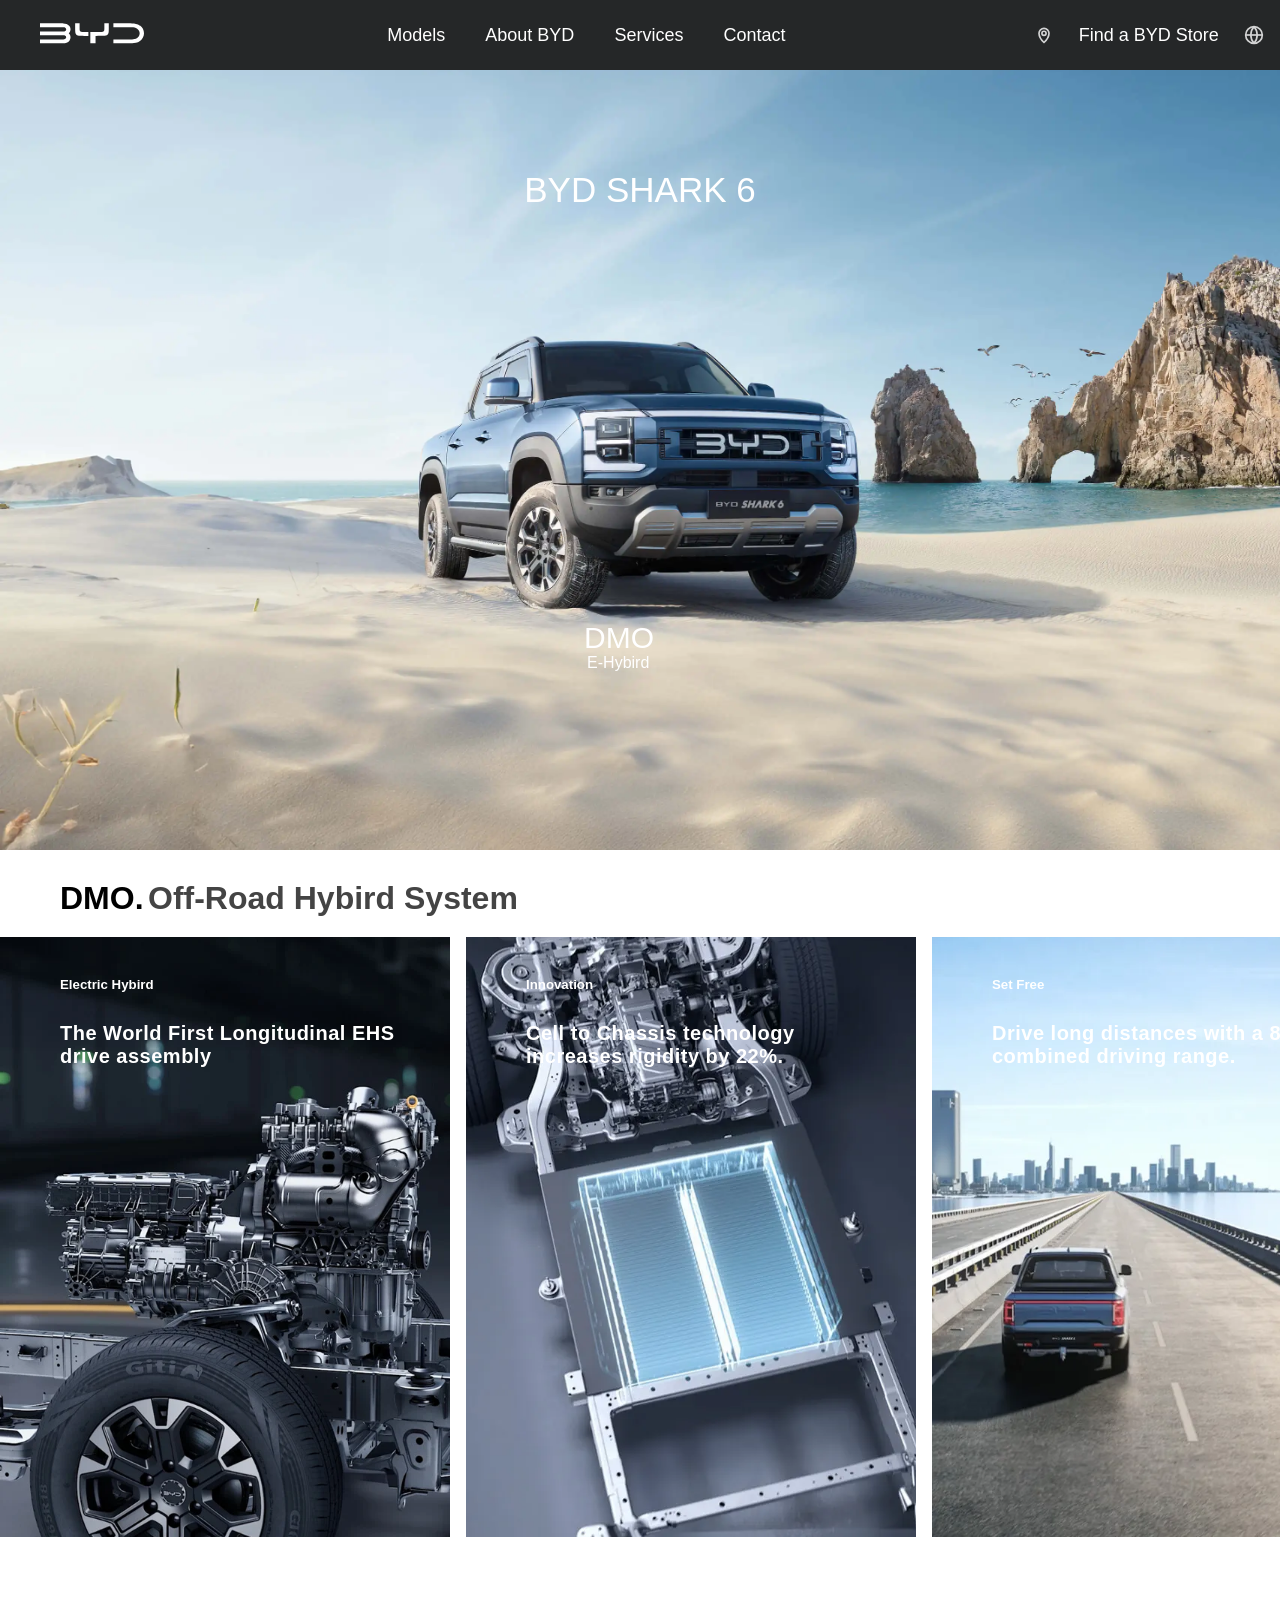
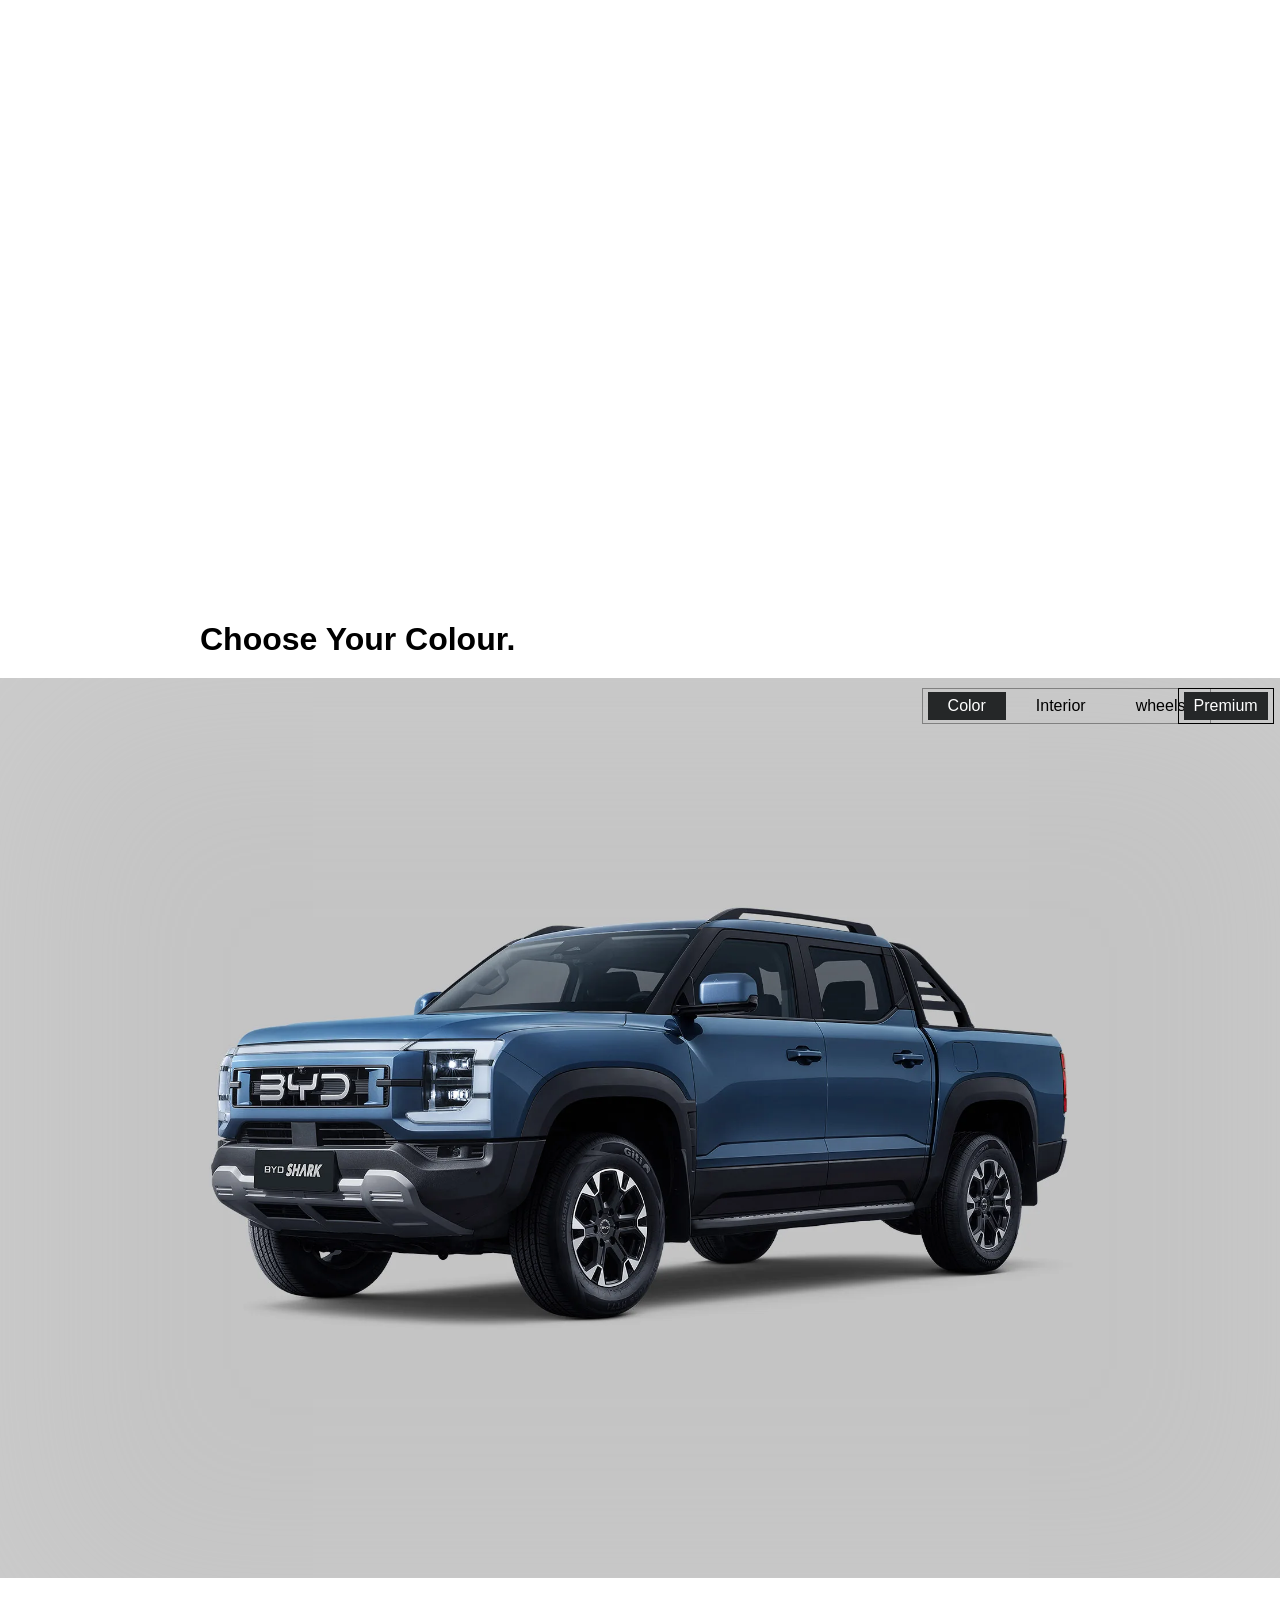
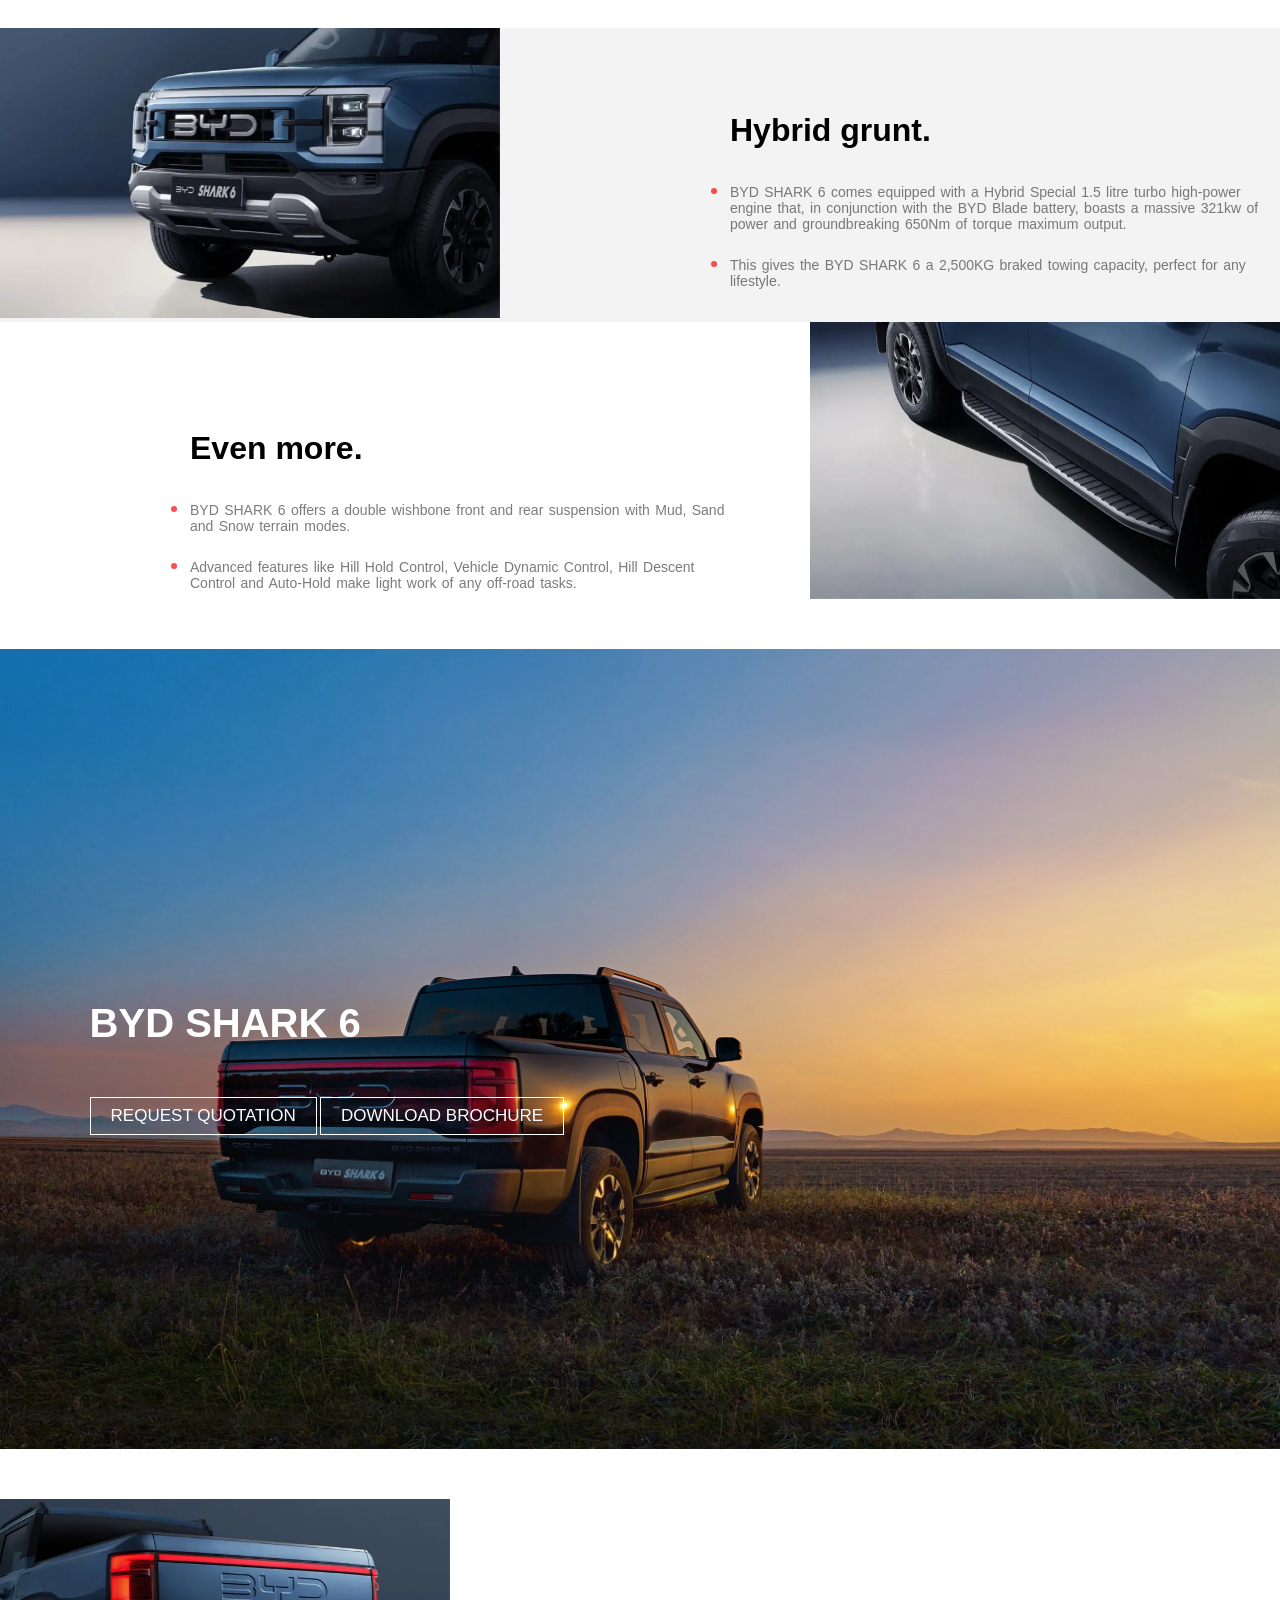
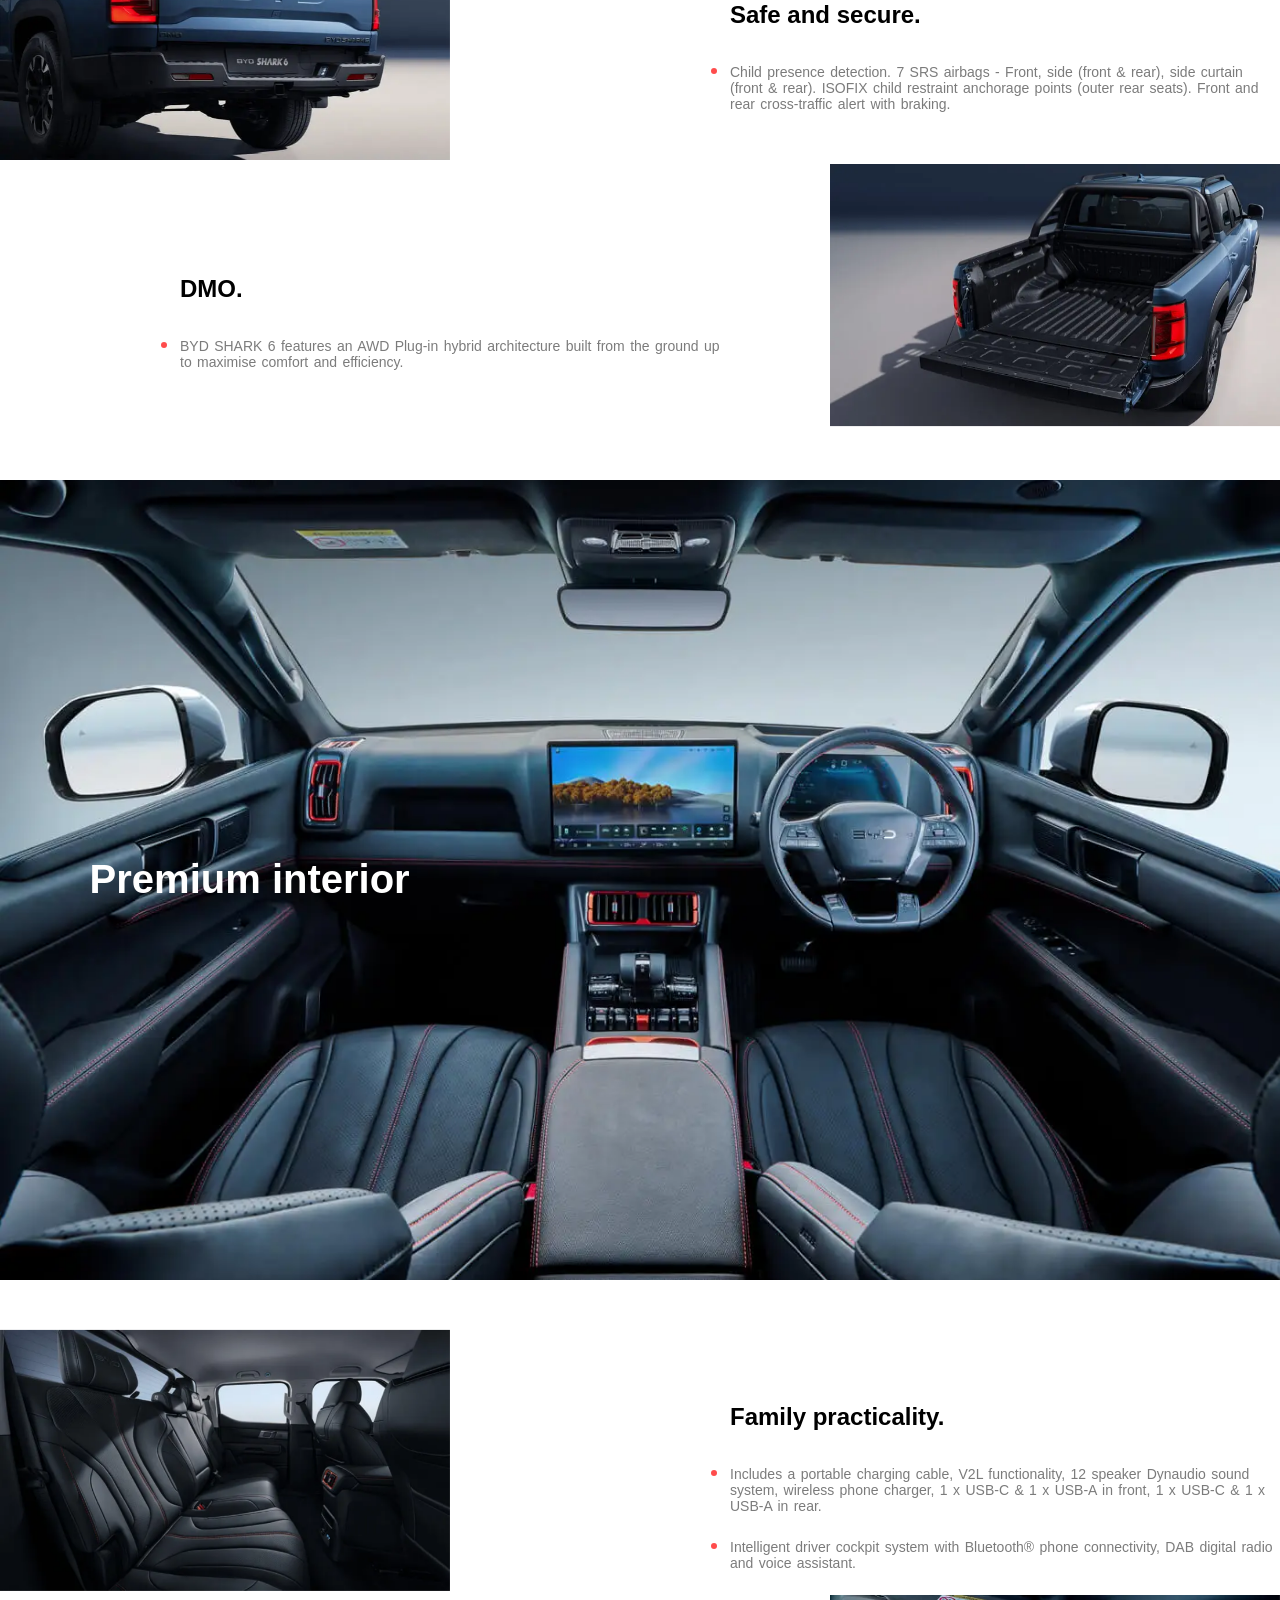
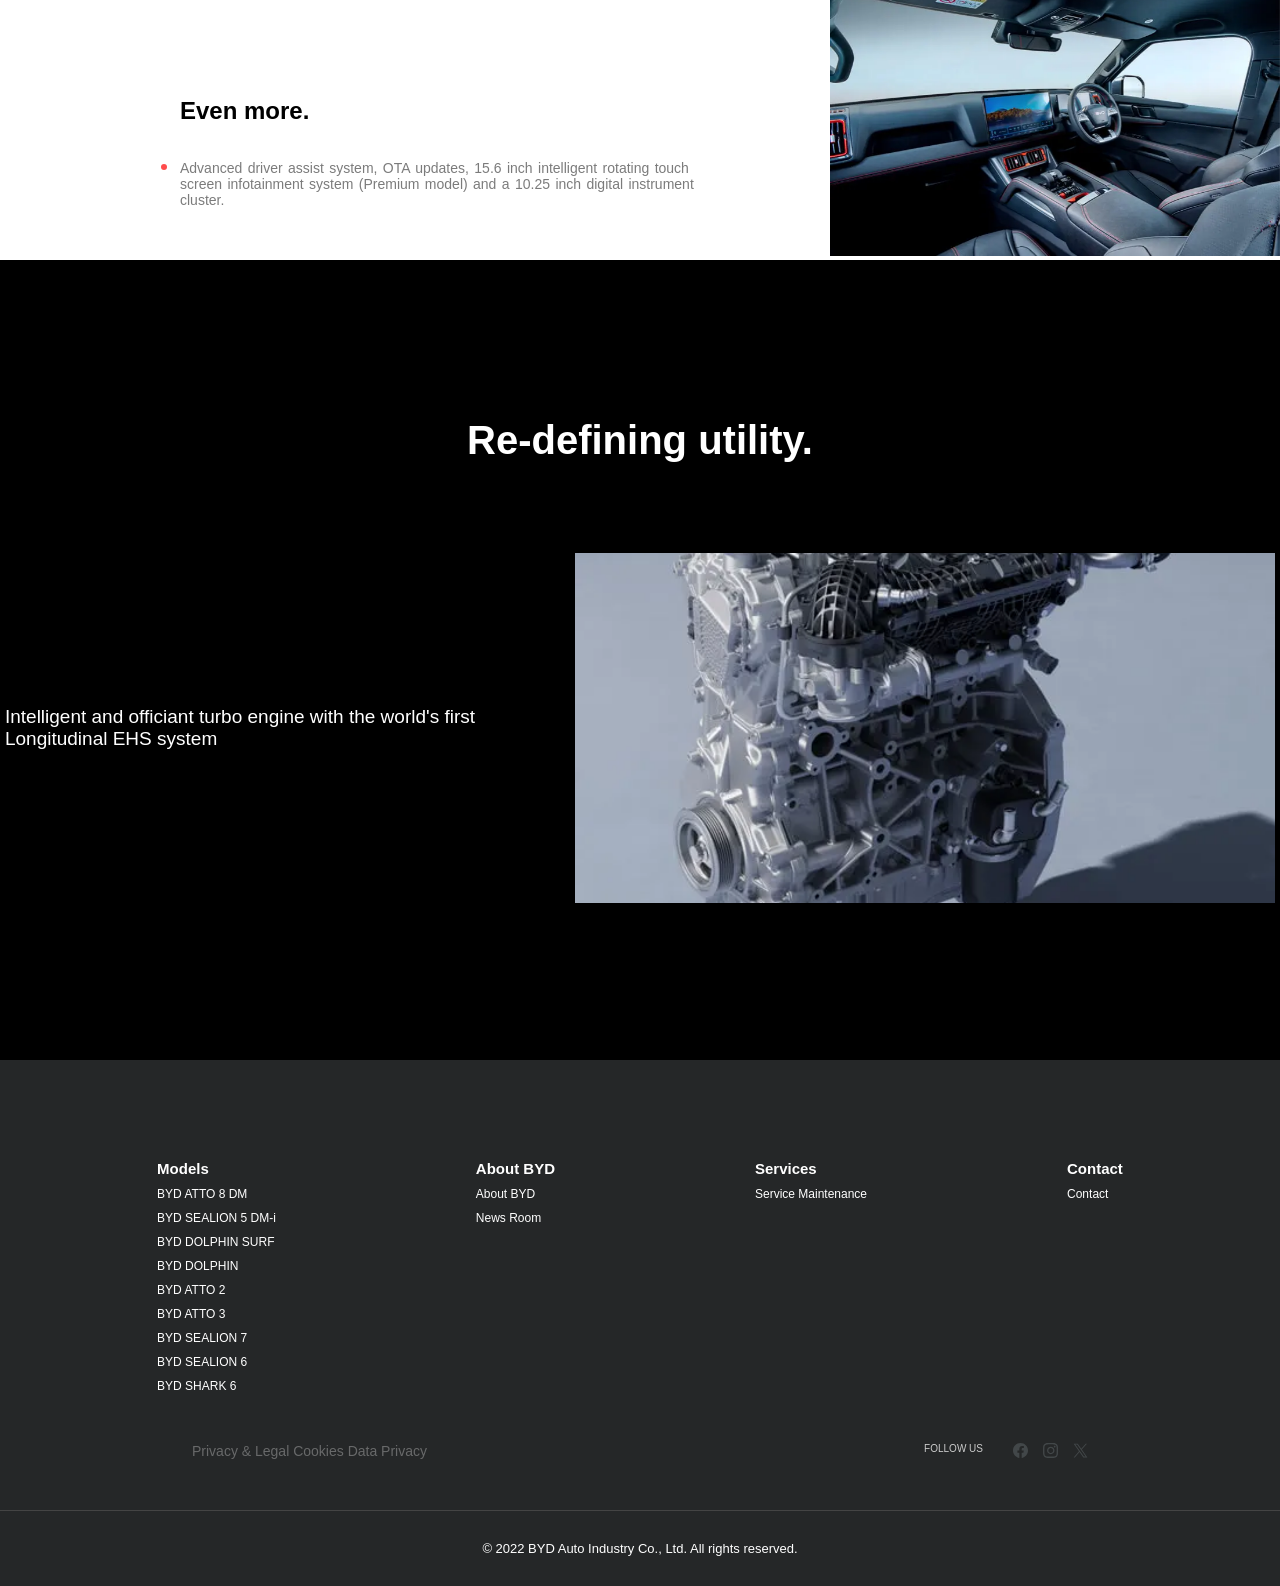
<file: index.html>
<!DOCTYPE html>
<html lang="en">
<head>
    <meta charset="UTF-8">
    <meta name="viewport" content="width=device-width, initial-scale=1.0">
    <title>BYD SHARK</title>
    <link rel="stylesheet" href="https://cdnjs.cloudflare.com/ajax/libs/font-awesome/6.7.2/css/all.min.css">
    <link rel="stylesheet" href="index.css">
</head>
<body>
    <nav>
        <div class="logo">
             <img src="./logo.svg" alt="">
        </div>

        <ul>
            <li><a href="#">Models</a></li>
            <li><a href="#">About BYD</a></li>
            <li><a href="#">Services</a></li>
            <li><a href="#">Contact</a></li>
        </ul>

        <div class="right-nav">

                <svg class="icon" viewBox="0 0 24 24" fill="none"
     stroke="currentColor" stroke-width="2">
    <path d="M12 21s-6-5.33-6-11a6 6 0 1 1 12 0c0 5.67-6 11-6 11z"/>
    <circle cx="12" cy="10" r="2.5"/>
</svg>


            <p>Find a BYD Store</p>


                <svg class="icon" viewBox="0 0 24 24" fill="none"
     stroke="currentColor" stroke-width="2">
    <circle cx="12" cy="12" r="10"/>
    <line x1="2" y1="12" x2="22" y2="12"/>
    <path d="M12 2a15 15 0 0 1 0 20"/>
    <path d="M12 2a15 15 0 0 0 0 20"/>
</svg>




            </div>

    </nav>


    <section class="hero">
        <p class="hero-heading">
            BYD SHARK 6
        </p>

        <p class="DMO">
            DMO
        </p>

        <div class="hero-hybird">
            E-Hybird
        </div>
    </section>


    <h1 class="black">DMO.</h1>
    <h1 class="gray">Off-Road Hybird System</h1>


    <section class="scroll-card-section">
        <div class="carousel">

            <div class="scroll-card card-1">
                <div class="card-text">
                    <h5>Electric Hybird</h5>
                    <p>The World First Longitudinal EHS drive assembly</p>
                </div>
            </div>

            <div class="scroll-card card-2">
                <div class="card-text">
                    <h5>Innovation</h5>
                    <p>Cell to Chassis technology increases rigidity by 22%.</p>
                </div>
            </div>

            <div class="scroll-card card-3">
                <div class="card-text">
                    <h5>Set Free</h5>
                    <p>Drive long distances with a 800km combined driving range.</p>
                </div>
            </div>

            <div class="scroll-card card-4">
                <div class="card-text">
                    <h5>Off-road chassis</h5>
                    <p>High-integrated high-performance off-road chassis.</p>
                </div>
            </div>
            
            <div class="scroll-card card-5">
                <div class="card-text">
                    <h5>Underbody Protection</h5>
                    <p>High-strength steel underbody protection plate.</p>
                </div>
            </div>

            <div class="scroll-card card-6">
                <div class="card-text">
                    <h5>Improved Vehicle Stability</h5>
                    <p>Long-travel double-wishbone suspension stabilises SHARK 6 around corners.</p>
                </div>
            </div>

            <div class="scroll-card card-7">
                <div class="card-text">
                    <h5>Multi-terrain Modes</h5>
                    <p>Intelligent Gravel, Mud and Sand terrain modes to tackle all terrains.</p>
                </div>
            </div>

            <div class="scroll-card card-8">
                <div class="card-text">
                    <h5>Intelligent Power Brake</h5>
                    <p>Faster and more precise braking. Comfort Stop (CST) function provides a smoother driving and riding experience.</p>
                </div>
            </div>

        </div>
    </section>

    <section class="video-section">
        <video src="./shark-6-promo.mp4" autoplay loop muted></video>
    </section>

    <h1 class="color-heading">Choose Your Colour.</h1>

    <section class="Vehicle-color-section">


            <input type="radio" name="button" id="btn1" checked>
            <input type="radio" name="button" id="btn2">
            <input type="radio" name="button" id="btn3">

            <div class="image-div">
                
            </div>

            <div class="btn-section">
                    <label for="btn1" id="btn">Color</label>
                    <label for="btn2" id="btnn">Interior</label>
                    <label for="btn3" id="btn0">wheels</label>
                </div>

                <div class="Premium">
                    <a href="#">Premium</a>
                </div>

    </section>


    <sectioni class="split-section">
        <div class="first-split">
            <div class="split-image right">
                <img src="./BYD front image" alt="">
            </div>

            <div class="split-text">
                <h1>Hybrid grunt.</h1>

                <ul>

                <li>BYD SHARK 6 comes equipped with a Hybrid Special 1.5 litre turbo high-power engine that, in conjunction with the BYD Blade battery, boasts a massive 321kw of power and groundbreaking 650Nm of torque maximum output.</li>

                <li>This gives the BYD SHARK 6 a 2,500KG braked towing capacity, perfect for any lifestyle.</li>
                </ul>
            </div>
        </div>

        <div class="second-split">
            <div class="split-text">
                <h1>Even more.</h1>

                <ul>
                    <li>BYD SHARK 6 offers a double wishbone front and rear suspension with Mud, Sand and Snow terrain modes.</li>

                    <li>
                        Advanced features like Hill Hold Control, Vehicle Dynamic Control, Hill Descent Control and Auto-Hold make light work of any off-road tasks.
                    </li>
                </ul>
            </div>

            <div class="split-image">
                <img src="./BYD running image" alt="">
            </div>
        </div>
    </section>

    <section class="download-and-request-section">
        <h1>BYD SHARK 6</h1>
        <button class="request-btn">REQUEST QUOTATION</button>
        <button class="download-btn">DOWNLOAD BROCHURE</button>
    </section>

    <section class="third-split">
        <div class="split-image">
            <img src="./BYD back image.webp" alt="">
        </div>

        <div class="split-text">
            <h1>Safe and secure.</h1>

            <ul>
            <li>Child presence detection. 7 SRS airbags - Front, side (front & rear), side curtain (front & rear). ISOFIX child restraint anchorage points (outer rear seats). Front and rear cross-traffic alert with braking.</li>
            </ul>
        </div>
    </section>

    <section class="fourth-split">
        <div class="split-text">
            <h1>DMO.</h1>

            <ul>
                <li>BYD SHARK 6 features an AWD Plug-in hybrid architecture built from the ground up to maximise comfort and efficiency.</li>
            </ul>
        </div>

        <div class="split-image">
            <img src="./BYD back image 1.webp" alt="">
        </div>
    </section>


    <section class="premium-interior">
        <h1>Premium interior</h1>
    </section>

    <section class="fifth-split">
        <div class="split-image">
            <img src="./BYD seats image.webp" alt="">
        </div>

        <div class="split-text">
            <h1>Family practicality.</h1>

            <ul>
                <li>Includes a portable charging cable, V2L functionality, 12 speaker Dynaudio sound system, wireless phone charger, 1 x USB-C & 1 x USB-A in front, 1 x USB-C & 1 x USB-A in rear.</li>
                <li>Intelligent driver cockpit system with Bluetooth® phone connectivity, DAB digital radio and voice assistant.</li>
            </ul>
        </div>
    </section>

    <section class="sixth-split">
        <div class="split-text">
            <h1>Even more.</h1>

            <ul>
                <li>Advanced driver assist system, OTA updates, 15.6 inch intelligent rotating touch screen infotainment system (Premium model) and a 10.25 inch digital instrument cluster.</li>
            </ul>
        </div>

        <div class="split-image">
            <img src="./BYD inside image.webp" alt="">
        </div>
    </section>

    <section class="split-slide">
        <h1>Re-defining utility.</h1>

        <div class="slide-section">
            <div class="slide-card" id="1">
        <p>Intelligent and officiant turbo engine with the world's first <br>Longitudinal EHS system</p>

        <div id="image1"></div>
        </div>

        <div class="slide-card" id="2">
        <p>Intelligent and officiant turbo engine with the world's first <br>Longitudinal EHS system</p>

        <div id="image2"></div>
        </div>

        <div class="slide-card" id="3">
        <p>Intelligent and officiant turbo engine with the world's first <br>Longitudinal EHS system</p>

        <div id="image3"></div>
        </div>

        <div class="slide-card" id="4">
        <p>Intelligent and officiant turbo engine with the world's first <br>Longitudinal EHS system</p>

        <div id="image4"></div>
        </div>

        </div>
    </section>


    <section class="last-section">
        <div class="about">
        <ul>
            <li><h5>Models</h5></li>
            <li><a href="#">BYD ATTO 8 DM</a></li>
            <li><a href="#">BYD SEALION 5 DM-i</a></li>
            <li><a href="#">BYD DOLPHIN SURF</a></li>
            <li><a href="#">BYD DOLPHIN</a></li>
            <li><a href="#">BYD ATTO 2</a></li>
            <li><a href="#">BYD ATTO 3</a></li>
            <li><a href="#">BYD SEALION 7</a></li>
            <li><a href="#">BYD SEALION 6</a></li>
            <li><a href="#">BYD SHARK 6</a></li>
        </ul>
        <ul>
            <li><h5>About BYD</h5></li>
            <li><a href="#" class="small">About BYD</a></li>
            <li><a href="#" class="small">News Room</a></li>
        </ul>
        <ul>
            <li><h5>Services</h5></li>
            <li><a href="#" class="small">Service Maintenance</a></li>
        </ul>
        <ul>
            <li><h5>Contact</h5></li>
            <li><a href="#" class="small">Contact</a></li>
        </ul>
        </div>

        <div class="last-div">
            <div class="privacy">
                Privacy & Legal Cookies Data Privacy
            </div>
            <div class="follow">
                FOLLOW US

                <div class="last-icon">
                <img src="./facebook.svg" alt="">
                <img src="./ins.svg" alt="">
                <img src="./twitter.svg" alt="">
            </div>
            </div>
        </div>
        
    </section>

    <footer>
        ©️ 2022 BYD Auto Industry Co., Ltd. All rights reserved.
    </footer>

</body>
</html>
</file>
<file: index.css>
*{
    margin: 0;
    padding: 0;
    font-family: Arial, Helvetica, sans-serif;
}

body{
    position: relative;
    overflow-x: hidden ;
}

nav{
    width: 96%;
    display: flex;
    height: 50px;
    align-items: center;
    justify-content: space-between;
    background-color:#252728 ;
    padding-block: 10px;
    padding-inline:40px 30px ;
    position: fixed;
    z-index: 10000;
}

nav ul{
    font-size: 18px;
    display: flex;
    gap: 40px;
    list-style-type: none;
}

nav ul li{
    position: relative;
}

nav ul li::after{
    content: '';
    position: absolute;
    left: 0;
    bottom: -5px;
    right: 0;
    width: 0;
    height: 3px;
    background-color: white;
    transition: 0.3s;
}

nav ul li:hover::after{
    width: 100%;
}

nav ul a{
    color: white;
    text-decoration:none;
}

.right-nav{
    display: flex;
    gap: 20px;
    color: white;
    font-size: 18px;
}
svg{
    color: white;
    width: 30px;
    height: 20px;
    opacity: 0.8;
    background-color: transparent;
}

/* hero */

.hero{
    width: 100%;
    height: 850px;
    background-image: url(./shark\ hero\ image\ 1.webp);
    background-position: center;
    background-size: cover;
    background-repeat: no-repeat;
    position: relative;

}

.hero-heading{
    position: absolute;
    top: 20%;
    left: 50%;
    transform: translatex(-50%);
    font-size: 35px;
    color: white;
}

.DMO{
    position: absolute;
    top: 75%;
    left: 50%;
    transform: translate(-80%,-50%);
    font-size: 30px;
    color: white;
}

.hero-hybird{
    position: absolute;
    top: 78%;
    left: 50%;
    transform: translate(-85% ,-50%);
    color: white;
}

/* scroll section */
.black{
    margin-left: 60px;
        margin-top: 30px;
    display: inline-block;
}
.gray{
    color: #444;
    display: inline-block;
}

.scroll-card-section{
    width: 100%;
    display: flex;
    overflow-x: auto;
    scroll-behavior: smooth;
    scroll-snap-type: x mandatory;
}

.carousel{
    margin-top: 20px;
    display: flex;
    gap: 1em;
}

.scroll-card-section::-webkit-scrollbar{
    display: none;
}

.scroll-card-section::scroll-button(right) , .scroll-card-section::scroll-button(left){
    content: '❯';
    width: 40px;
    height: 40px;
    border-radius: 50%;
    background-color: blueviolet;
    font-size: 25px;
    font-weight: weight;
    margin-top: 20px;
    border: none;
    outline: none;
}

.scroll-card-section::scroll-button(left){
    content: '❮';
    margin-left: 1450px;
}

.scroll-card{
    width: 450px;
    height: 600px;
    background-color: #001240;
    scroll-snap-align: start;
}

.scroll-card h5{
    padding-top: 40px;
    margin-left: 60px;
    color: white;

}

.scroll-card p{
    width: 360px;
    margin-top: 30px;
    margin-left: 60px;
    color: white;
    font-size: 20px;
    font-weight: bold;
    letter-spacing: 0.5px;
}

.card-1{
    background-image: url(./shark\ image\ 5);
    background-size: cover;
    background-position: center;
    background-repeat: no-repeat;
}

.card-2{
    background-image: url(./shark\ image\ 3);
    background-size: cover;
    background-position: center;
    background-repeat: no-repeat;
}
.card-3{
    background-image: url(./shark\ image\ 7);
    background-size: cover;
    background-position: center;
    background-repeat: no-repeat;
}
.card-4{
    background-image: url(./shark\ image\ 2);
    background-size: cover;
    background-position: center;
    background-repeat: no-repeat;
}
.card-5{
    background-image: url(./shark\ image\ 9);
    background-size: cover;
    background-position: center;
    background-repeat: no-repeat;
}
.card-6{
    background-image: url(./shark\ image\ 10);
    background-size: cover;
    background-position: center;
    background-repeat: no-repeat;
}
.card-7{
    background-image: url(./shark\ image\ 4);
    background-size: cover;
    background-position: center;
    background-repeat: no-repeat;
}
.card-8{
    background-image:url(./shark\ image\ 1);
    background-size: cover;
    background-position: center;
    background-repeat: no-repeat;
}

.video-section{
    width: 100%;
    height: inherit;
}
video{
    width: 100%;
}

.color-heading{
    margin-top: 40px;
    margin-bottom: 20px;
    margin-left: 200px;
}

.Vehicle-color-section{
    width: 100%;
    position: relative;
}

.image-div{
    width: 100%;
    height: 900px;
    box-shadow:inset 30px 30px  200px #ccc;
    background-position:center;
    background-repeat: no-repeat;
    background-size: cover;
    transition: 0.9s;
}



.Vehicle-color-section .btn-section{
    position: absolute;
    top: 10px;
    left: 72%;
    border: 1px solid gray;
    padding: 3px 5px;
    display: flex;
    gap: 10px;
}

#btn1:checked ~ .image-div{
    background-image: url(./gray-front-pc.jpg);
        background-size: cover;
    background-position: center;
    background-repeat: no-repeat;
}


#btn2:checked ~ .image-div{
    background-image: url(./shark\ insdie\ 1);
        background-size: cover;
    background-position: center;
    background-repeat: no-repeat;

}

#btn3:checked ~ .image-div{
    background-image: url(./gray-side-pc.jpg);
        background-size: cover;
    background-position: center;
    background-repeat: no-repeat;

}

input{
    display: none;
}

#btn1:checked ~ .image-div ~ .btn-section #btn{
    background-color: #252728;
    color: white;
}

#btn2:checked ~ .image-div ~ .btn-section #btnn{
    background-color: #252728;
    color: white;
}

#btn3:checked ~ .image-div ~.btn-section #btn0{
    background-color: #252728;
    color: white;
}

label{
    padding: 5px 20px;
}

.Premium{
    border: 1px solid black;
    padding:3px 5px;
    position: absolute;
    top: 10px;
    left: 92%;
}
.Premium a{
    text-decoration: none;
    background-color: #252728;    
    color: white;
    display: block;
    padding: 5px 10px;
}

.split-section{
    
}
.first-split{
    background-color: #f3f3f3;
    margin-top: 50px;
    display: flex;
    gap: 50px;
}
.split-image{
    width: 750x;
    margin-top: 50px;
    animation: slideIn 5s ease;
}
/* 
.right{
    animation:slide 2s ease-in-out;
} */
/* 
@keyframes slide{
    from{
        transform: translateX(200%);
    }
    to{
        transform: translateX(500px);
    }
} */

@keyframes slideIn {
  from {
    opacity: 0;
    transform: translateX(-100px);
  }
  to {
    opacity: 1;
    transform: translateX(0);
  }
}

.split-image {
  animation: slideIn 1s ease-out;
  animation-timeline: view();
  animation-range: entry 20% cover 50%;
}


.split-image img{
    width: 100%;
}
.split-text{
    margin-top: 50px;
    display: flex;
    flex-direction: column;
    justify-content: center;
    gap: 30px;
    animation: appear 3s ease-out;
    animation-timeline: view();
    animation-range: entry 20% cover 30%;
}

@keyframes appear{
    from{
        opacity: 0;
        transform: translatex(100px);
    }

    to{
        opacity: 1;
        transform: translatex(0px);
    }
}

.split-text ul{
    width: 550px;
    display: flex;
    flex-direction: column;
    gap: 20px;
    color: #444;
    opacity: 0.7;
    font-size: 14px;
    word-spacing: 1.5px;
}

.split-text ul li::marker{
    color: red;
    font-size: 20px;
}

.second-split{
    display: flex;
    gap: 70px;
}

.second-split .split-image{
    margin-top: 0;
    width: 1800px;
    margin-bottom: 50px;
}

.second-split .split-image img{
    width: 100%;
    height: 100%;
}

.second-split .split-text{
    margin-left: 190px;
}

.download-and-request-section{
    width: 100%;
    height: 800px;
    background-image: url(./BYD\ shark\ 6.webp);
    background-size: cover;
    background-repeat: no-repeat;
    background-position: center;
    margin-bottom: 50px;
    position: relative;
}

.download-and-request-section h1{
    position: absolute;
    top: 44%;
    left: 7%;
    font-size: 40px;
    color: white;
}

.download-and-request-section button{
    padding: 8px 20px;
    color: white;
    background-color: transparent;
    font-size: 17px;
    border: 1px solid white;

}

.download-and-request-section button:hover{
    background-color: #f3f3f3;
    color: black;
    border: none;
}

.download-and-request-section .request-btn{
    position: absolute;
    top: 56%;
    left: 7%;
}

.download-and-request-section .download-btn{
    position: absolute;
    top: 56%;
    left: 25%;
}

.third-split{
    width: 100%;
    display: flex;
    gap: 100px;
}

.fourth-split{
    width: 100%;
    display: flex;
    gap: 100px;
}

.split-image{
    margin-top: 0;
    width: 75%;
}

.split-image img{
    width: 100%;
}

.split-text{
    margin-left: 180px;
}

.premium-interior{
    margin-top: 50px;
    width: 100%;
    height: 800px;
    background-image: url(./interior.webp);
    background-repeat: no-repeat;
    background-size: cover;
    background-position: center;
    display: flex;
    align-items: center;
    position: relative;
    margin-bottom: 50px;
}

.premium-interior h1{
    font-size: 40px;
    color: white;
    position: absolute;
    left: 7%;
}

.fifth-split{
    display: flex;
    gap: 100px;
}

.fifth-split .split-image{
    margin: 0;
}

.sixth-split{
    display: flex;
    gap: 100px;
}
.sixth-split .split-image{
    margin: 0;
}


.split-slide{
    width: 100%;
    height: 800px;
    background-color: black;
    display: flex;
    justify-content: center;
    align-items: center;
    flex-direction: column;
}

.split-slide h1{
    text-align: center;
    color: white;
    font-size: 40px;
    padding-block: 0px  90px;
}

.slide-section{
    width: 100%;
    display: flex;
    overflow-x: auto;
}

.slide-section::-webkit-scrollbar{
    display: none;
}

.slide-card{
    flex-shrink: 0;
    width: 100%;
    color: white;
    display: flex;
    gap: 100px;
    justify-content: center;
    align-items: center;
    animation: move 20s linear infinite;
}

@keyframes move{
    0%,20%{
        transform: translateX(0);
    }

    25%,45%{
        transform:translateX(-100%) ;
    }

    50%,70%{
        transform:translateX(-200%) ;
    }
    77%,100%{
        transform: translateX(-300%);
    }
}

.slide-card #image1{
    background-image: url(./slide-image\ 1.webp);
    background-repeat: no-repeat;
    background-size: cover;
    background-position: center;
    width: 700px;
    height: 350px;
}

.slide-card #image2{
    background-image: url(./slide-image\ 2.webp);
    background-repeat: no-repeat;
    background-size: cover;
    background-position: center;
    width: 700px;
    height: 350px;
}

.slide-card #image3{
    background-image: url(./slide-image\ 3.webp);
    background-repeat: no-repeat;
    background-size: cover;
    background-position: center;
    width: 700px;
    height: 350px;
}

.slide-card #image4{
    background-image: url(./slide-image\ 4.webp);
    background-repeat: no-repeat;
    background-size: cover;
    background-position: center;
    width: 700px;
    height: 350px;
}

.slide-card p{
    font-size: 19px;
}

.last-section{
    width: 100%;
    height: 450px;
    background-color: #252728;
    display:flex;
    flex-direction: column;
    align-items: center;
}

.about{
    margin-top: 100px;
    display: flex;
    gap: 200px;
}

.about ul{
    list-style: none;
    color: white;
    font-size: 12px;
    display: flex;
    flex-direction: column;
    gap: 10px;
}

.about ul li h5{
    font-size: 15px;
}

.about ul li a{
    color: white;
    text-decoration: none;
    /* font-size: 14; */
}

.about ul li a:hover{
    opacity: 0.7;
}
.last-div{
    width: 70%;
    margin-top: 50px;
    display: flex;
    justify-content: space-between;
}
.privacy{
    color: #ccc;
    font-size: 14px;
    cursor: pointer;
    opacity: 0.4;
}

.follow{
    color: #ccc;
    font-size: 10px;
    display: flex;
    gap: 30px;
}

.last-icon{
    display: flex;
    gap: 15px;
}

.last-icon img{
    width: 15px;
    height: 15px;
    opacity: 0.5;
    cursor: pointer;
}

.last-section img:hover ,.privacy:hover{
    opacity: 1;
}

footer{
    border-top: 1px solid #444;
    background-color: #252728;
    width: 100%;
    padding: 30px 0;
    font-size: 13px;
    color: white;
    text-align: center;
}
</file>
